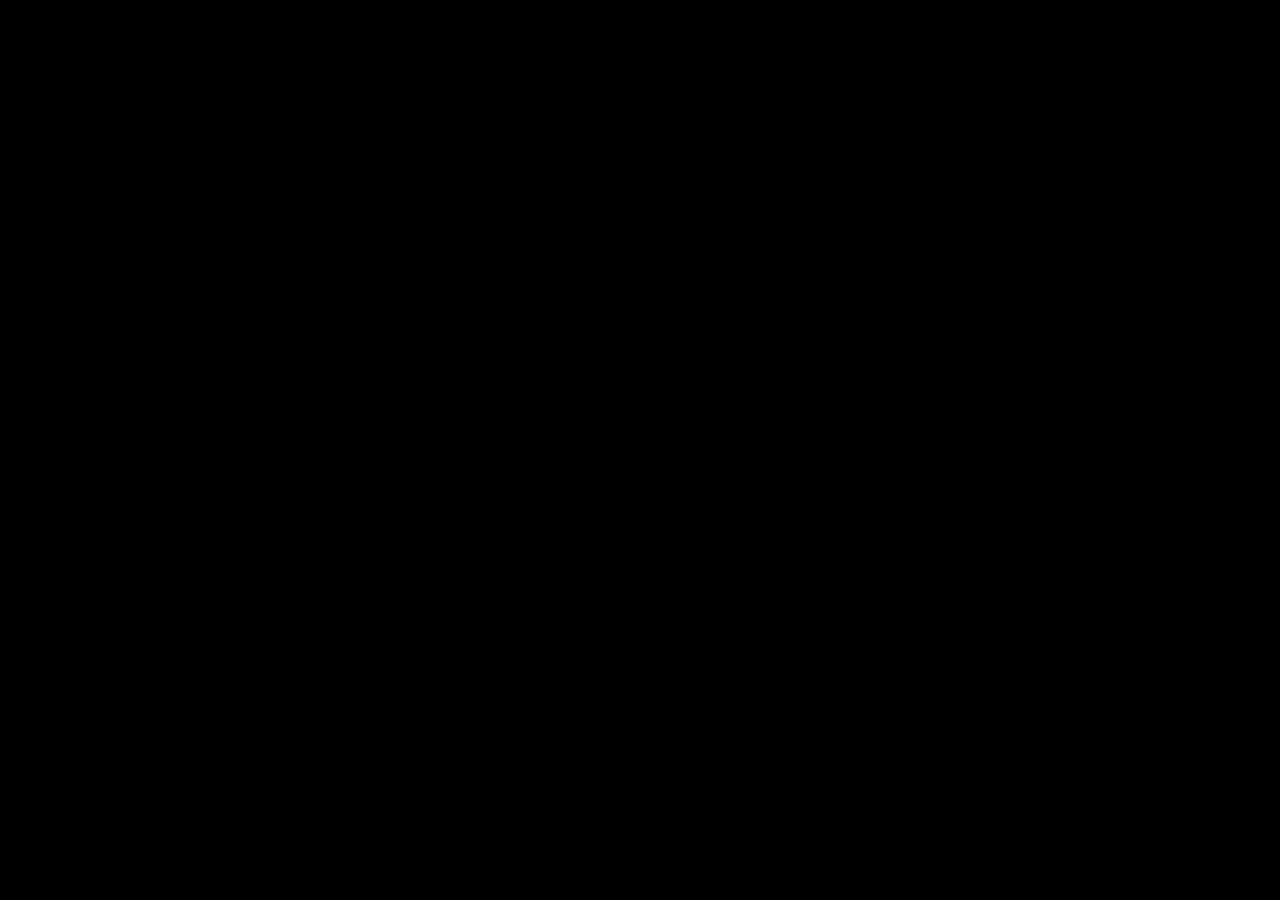
<file: index.html>
<!DOCTYPE html>
<html lang="en">

<head>
    <meta charset="UTF-8" />
    <meta name="viewport" content="width=device-width, initial-scale=1.0" />
    <title>Pepsi replica</title>
    <link rel="stylesheet" href="style.css">
    <link rel="stylesheet" href="start.css">
</head>
<body>
    <div class="container">
        <div class="ring" id="ring"></div>
        <img width="10px" src="logo.png" alt="" class="photo" alt="Sliding Photo">

    </div>
    <div class="logo-container">
        <a href="main.html" target="_blank">
            <img width="20px" src="logo.png" alt="Pepsi Logo" class="pepsi-logo">
        </a>
    </div>

    <script src="src.js"></script>
</body>

</html>
</file>
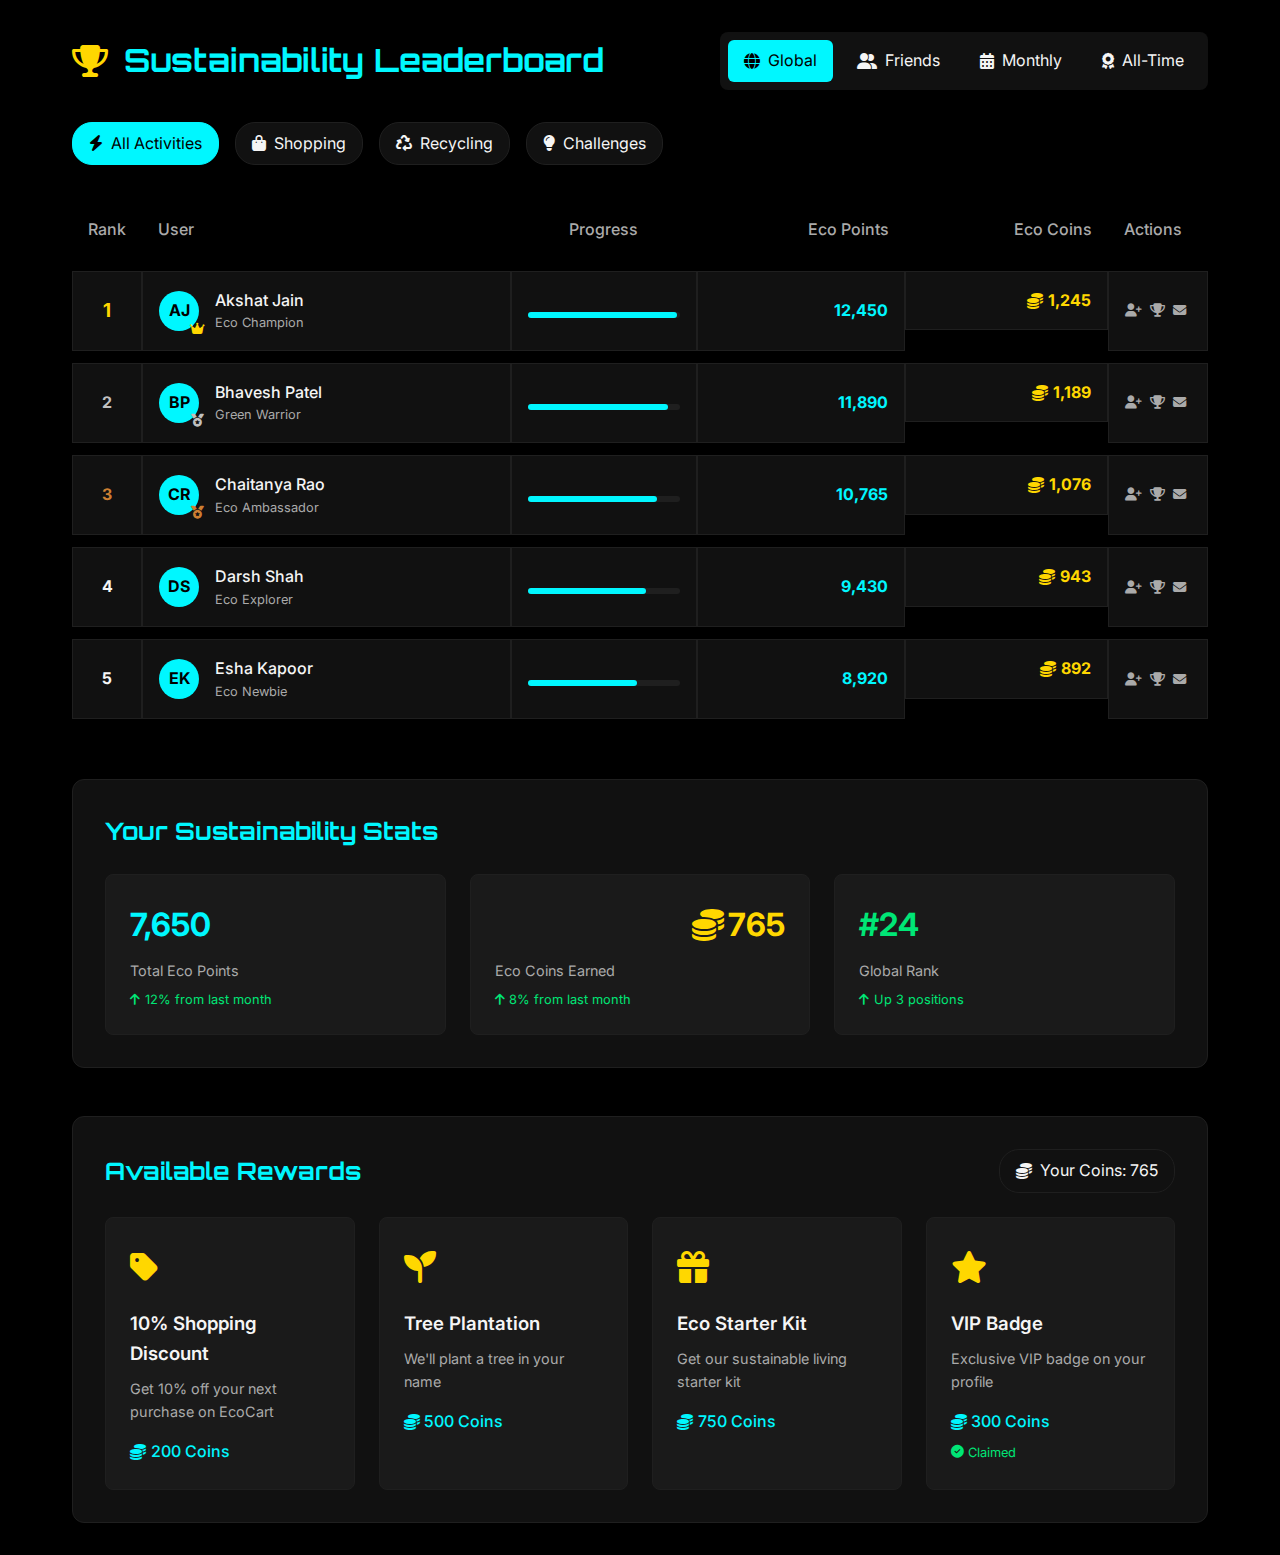
<file: board.html>
<!DOCTYPE html>
<html lang="en">
<head>
  <meta charset="UTF-8">
  <meta name="viewport" content="width=device-width, initial-scale=1.0">
  <title>Leaderboard | EcoCart</title>
  <link rel="icon" href="https://yourdomain.com/favicon.ico" type="image/x-icon">
  <link href="https://fonts.googleapis.com/css2?family=Orbitron:wght@600&family=Inter:wght@300;400;500;600;700&display=swap" rel="stylesheet">
  <link rel="stylesheet" href="https://cdnjs.cloudflare.com/ajax/libs/font-awesome/6.4.0/css/all.min.css">
  <style>
    :root {
      --bg-dark: #000;
      --card-bg: #111;
      --primary: #00f7ff;
      --primary-light: rgba(0, 247, 255, 0.2);
      --secondary: #00a8ff;
      --accent: #ff00aa;
      --text-light: #f5f5f5;
      --text-muted: #aaa;
      --border: #1f1f1f;
      --success: #00e676;
      --warning: #ff9100;
      --danger: #ff3d71;
      --coin-gold: #FFD700;
      --coin-silver: #C0C0C0;
      --coin-bronze: #CD7F32;
    }

    * {
      margin: 0;
      padding: 0;
      box-sizing: border-box;
    }

    body {
      font-family: 'Inter', sans-serif;
      background: var(--bg-dark);
      color: var(--text-light);
      line-height: 1.6;
    }

    .container {
      max-width: 1200px;
      margin: 0 auto;
      padding: 0 2rem;
    }

    header {
      display: flex;
      justify-content: space-between;
      align-items: center;
      padding: 1.5rem 0;
      border-bottom: 1px solid var(--border);
    }

    .logo {
      font-family: 'Orbitron', sans-serif;
      font-size: 1.8rem;
      color: var(--primary);
      display: flex;
      align-items: center;
      gap: 0.5rem;
    }

    .logo i {
      color: var(--success);
    }

    nav {
      display: flex;
      gap: 1.5rem;
    }

    nav a {
      color: var(--text-light);
      text-decoration: none;
      font-weight: 500;
      display: flex;
      align-items: center;
      gap: 0.3rem;
      transition: color 0.3s;
    }

    nav a:hover, nav a.active {
      color: var(--primary);
    }

    .user-profile {
      display: flex;
      align-items: center;
      gap: 1rem;
    }

    .user-avatar {
      width: 40px;
      height: 40px;
      border-radius: 50%;
      background: var(--primary-light);
      display: flex;
      align-items: center;
      justify-content: center;
      cursor: pointer;
      position: relative;
    }

    .user-avatar img {
      width: 100%;
      height: 100%;
      border-radius: 50%;
      object-fit: cover;
    }

    .user-badge {
      position: absolute;
      bottom: -5px;
      right: -5px;
      background: var(--accent);
      color: white;
      width: 20px;
      height: 20px;
      border-radius: 50%;
      display: flex;
      align-items: center;
      justify-content: center;
      font-size: 0.7rem;
      font-weight: bold;
    }

    .leaderboard-container {
      margin: 2rem auto;
    }

    .leaderboard-header {
      display: flex;
      justify-content: space-between;
      align-items: center;
      margin-bottom: 2rem;
    }

    .leaderboard-title {
      font-size: 2rem;
      color: var(--primary);
      font-family: 'Orbitron', sans-serif;
      display: flex;
      align-items: center;
      gap: 1rem;
    }

    .leaderboard-title i {
      color: var(--coin-gold);
    }

    .leaderboard-tabs {
      display: flex;
      gap: 0.5rem;
      background: var(--card-bg);
      border-radius: 8px;
      padding: 0.5rem;
    }

    .leaderboard-tab {
      padding: 0.5rem 1rem;
      border-radius: 6px;
      cursor: pointer;
      transition: all 0.3s;
      display: flex;
      align-items: center;
      gap: 0.5rem;
    }

    .leaderboard-tab:hover {
      background: var(--primary-light);
    }

    .leaderboard-tab.active {
      background: var(--primary);
      color: #000;
    }

    .leaderboard-filters {
      display: flex;
      gap: 1rem;
      margin-bottom: 1.5rem;
    }

    .filter-btn {
      padding: 0.5rem 1rem;
      border-radius: 20px;
      background: var(--card-bg);
      border: 1px solid var(--border);
      color: var(--text-light);
      cursor: pointer;
      display: flex;
      align-items: center;
      gap: 0.5rem;
      transition: all 0.3s;
    }

    .filter-btn:hover {
      border-color: var(--primary);
    }

    .filter-btn.active {
      background: var(--primary);
      color: #000;
      border-color: var(--primary);
    }

    .leaderboard-table {
      width: 100%;
      border-collapse: separate;
      border-spacing: 0 0.8rem;
    }

    .leaderboard-table th {
      text-align: left;
      padding: 1rem;
      color: var(--text-muted);
      font-weight: 500;
    }

    .leaderboard-table td {
      padding: 1rem;
      background: var(--card-bg);
      border: 1px solid var(--border);
      transition: transform 0.3s;
    }

    .leaderboard-table tr:hover td {
      transform: translateY(-2px);
      box-shadow: 0 5px 15px rgba(0, 247, 255, 0.1);
    }

    .leaderboard-rank {
      font-weight: 700;
      width: 50px;
      text-align: center;
    }

    .rank-1 .leaderboard-rank {
      color: var(--coin-gold);
      font-size: 1.2rem;
    }

    .rank-2 .leaderboard-rank {
      color: var(--coin-silver);
    }

    .rank-3 .leaderboard-rank {
      color: var(--coin-bronze);
    }

    .leaderboard-user {
      display: flex;
      align-items: center;
      gap: 1rem;
    }

    .leaderboard-avatar {
      width: 40px;
      height: 40px;
      border-radius: 50%;
      background: var(--primary);
      display: flex;
      align-items: center;
      justify-content: center;
      color: #000;
      font-weight: 700;
      position: relative;
    }

    .leaderboard-badge {
      position: absolute;
      bottom: -5px;
      right: -5px;
      font-size: 0.8rem;
    }

    .badge-gold {
      color: var(--coin-gold);
    }

    .badge-silver {
      color: var(--coin-silver);
    }

    .badge-bronze {
      color: var(--coin-bronze);
    }

    .user-info {
      display: flex;
      flex-direction: column;
    }

    .user-name {
      font-weight: 500;
    }

    .user-title {
      font-size: 0.8rem;
      color: var(--text-muted);
    }

    .leaderboard-score {
      font-weight: 700;
      text-align: right;
    }

    .eco-points {
      color: var(--primary);
    }

    .eco-coins {
      color: var(--coin-gold);
      display: flex;
      align-items: center;
      gap: 0.3rem;
      justify-content: flex-end;
    }

    .progress-container {
      width: 100%;
      height: 6px;
      background: var(--border);
      border-radius: 3px;
      margin-top: 0.5rem;
    }

    .progress-bar {
      height: 100%;
      border-radius: 3px;
      background: var(--primary);
    }

    .actions {
      display: flex;
      gap: 0.5rem;
    }

    .action-btn {
      background: none;
      border: none;
      color: var(--text-muted);
      cursor: pointer;
      transition: color 0.3s;
    }

    .action-btn:hover {
      color: var(--primary);
    }

    .rewards-section {
      margin-top: 3rem;
      background: var(--card-bg);
      border-radius: 12px;
      padding: 2rem;
      border: 1px solid var(--border);
    }

    .rewards-header {
      display: flex;
      justify-content: space-between;
      align-items: center;
      margin-bottom: 1.5rem;
    }

    .rewards-title {
      font-size: 1.5rem;
      color: var(--primary);
      font-family: 'Orbitron', sans-serif;
    }

    .rewards-grid {
      display: grid;
      grid-template-columns: repeat(auto-fill, minmax(200px, 1fr));
      gap: 1.5rem;
    }

    .reward-card {
      background: #1a1a1a;
      border-radius: 8px;
      padding: 1.5rem;
      border: 1px solid var(--border);
      transition: all 0.3s;
      cursor: pointer;
    }

    .reward-card:hover {
      transform: translateY(-5px);
      box-shadow: 0 10px 20px rgba(0, 247, 255, 0.1);
      border-color: var(--primary);
    }

    .reward-icon {
      font-size: 2rem;
      margin-bottom: 1rem;
      color: var(--coin-gold);
    }

    .reward-title {
      font-weight: 600;
      margin-bottom: 0.5rem;
    }

    .reward-desc {
      font-size: 0.9rem;
      color: var(--text-muted);
      margin-bottom: 1rem;
    }

    .reward-points {
      display: flex;
      align-items: center;
      gap: 0.3rem;
      color: var(--primary);
      font-weight: 500;
    }

    .reward-claimed {
      color: var(--success);
      font-size: 0.8rem;
      margin-top: 0.5rem;
      display: flex;
      align-items: center;
      gap: 0.3rem;
    }

    .your-stats {
      margin-top: 3rem;
      background: var(--card-bg);
      border-radius: 12px;
      padding: 2rem;
      border: 1px solid var(--border);
    }

    .stats-header {
      margin-bottom: 1.5rem;
    }

    .stats-title {
      font-size: 1.5rem;
      color: var(--primary);
      font-family: 'Orbitron', sans-serif;
    }

    .stats-grid {
      display: grid;
      grid-template-columns: repeat(3, 1fr);
      gap: 1.5rem;
    }

    .stat-card {
      background: #1a1a1a;
      border-radius: 8px;
      padding: 1.5rem;
      border: 1px solid var(--border);
    }

    .stat-value {
      font-size: 2rem;
      font-weight: 700;
      margin-bottom: 0.5rem;
    }

    .stat-label {
      font-size: 0.9rem;
      color: var(--text-muted);
    }

    .stat-change {
      font-size: 0.8rem;
      margin-top: 0.5rem;
      display: flex;
      align-items: center;
      gap: 0.3rem;
    }

    .change-up {
      color: var(--success);
    }

    .change-down {
      color: var(--danger);
    }

    @media (max-width: 768px) {
      header {
        flex-direction: column;
        gap: 1rem;
        padding-bottom: 1rem;
      }

      .leaderboard-header {
        flex-direction: column;
        align-items: flex-start;
        gap: 1rem;
      }
      
      .leaderboard-tabs {
        width: 100%;
        overflow-x: auto;
        padding-bottom: 0.5rem;
      }

      .leaderboard-filters {
        overflow-x: auto;
        padding-bottom: 0.5rem;
      }

      .stats-grid {
        grid-template-columns: 1fr;
      }
    }
  </style>
</head>
<body>
  <div class="container">

    <div class="leaderboard-container">
      <div class="leaderboard-header">
        <h1 class="leaderboard-title">
          <i class="fas fa-trophy"></i>
          Sustainability Leaderboard
        </h1>
        <div class="leaderboard-tabs">
          <div class="leaderboard-tab active">
            <i class="fas fa-globe"></i>
            Global
          </div>
          <div class="leaderboard-tab">
            <i class="fas fa-user-friends"></i>
            Friends
          </div>
          <div class="leaderboard-tab">
            <i class="fas fa-calendar-alt"></i>
            Monthly
          </div>
          <div class="leaderboard-tab">
            <i class="fas fa-award"></i>
            All-Time
          </div>
        </div>
      </div>

      <div class="leaderboard-filters">
        <div class="filter-btn active">
          <i class="fas fa-bolt"></i>
          All Activities
        </div>
        <div class="filter-btn">
          <i class="fas fa-shopping-bag"></i>
          Shopping
        </div>
        <div class="filter-btn">
          <i class="fas fa-recycle"></i>
          Recycling
        </div>
        <div class="filter-btn">
          <i class="fas fa-lightbulb"></i>
          Challenges
        </div>
      </div>

      <table class="leaderboard-table">
        <thead>
          <tr>
            <th style="width: 60px;">Rank</th>
            <th>User</th>
            <th style="text-align: center;">Progress</th>
            <th style="text-align: right;">Eco Points</th>
            <th style="text-align: right;">Eco Coins</th>
            <th style="width: 100px;">Actions</th>
          </tr>
        </thead>
        <tbody>
          <tr class="rank-1">
            <td class="leaderboard-rank">1</td>
            <td>
              <div class="leaderboard-user">
                <div class="leaderboard-avatar">
                  AJ
                  <i class="fas fa-crown leaderboard-badge badge-gold"></i>
                </div>
                <div class="user-info">
                  <span class="user-name">Akshat Jain</span>
                  <span class="user-title">Eco Champion</span>
                </div>
              </div>
            </td>
            <td>
              <div class="progress-container">
                <div class="progress-bar" style="width: 98%"></div>
              </div>
            </td>
            <td class="leaderboard-score eco-points">12,450</td>
            <td class="leaderboard-score eco-coins">
              <i class="fas fa-coins"></i>
              1,245
            </td>
            <td>
              <div class="actions">
                <button class="action-btn" title="Follow">
                  <i class="fas fa-user-plus"></i>
                </button>
                <button class="action-btn" title="Challenge">
                  <i class="fas fa-trophy"></i>
                </button>
                <button class="action-btn" title="Message">
                  <i class="fas fa-envelope"></i>
                </button>
              </div>
            </td>
          </tr>
          <tr class="rank-2">
            <td class="leaderboard-rank">2</td>
            <td>
              <div class="leaderboard-user">
                <div class="leaderboard-avatar">
                  BP
                  <i class="fas fa-medal leaderboard-badge badge-silver"></i>
                </div>
                <div class="user-info">
                  <span class="user-name">Bhavesh Patel</span>
                  <span class="user-title">Green Warrior</span>
                </div>
              </div>
            </td>
            <td>
              <div class="progress-container">
                <div class="progress-bar" style="width: 92%"></div>
              </div>
            </td>
            <td class="leaderboard-score eco-points">11,890</td>
            <td class="leaderboard-score eco-coins">
              <i class="fas fa-coins"></i>
              1,189
            </td>
            <td>
              <div class="actions">
                <button class="action-btn" title="Follow">
                  <i class="fas fa-user-plus"></i>
                </button>
                <button class="action-btn" title="Challenge">
                  <i class="fas fa-trophy"></i>
                </button>
                <button class="action-btn" title="Message">
                  <i class="fas fa-envelope"></i>
                </button>
              </div>
            </td>
          </tr>
          <tr class="rank-3">
            <td class="leaderboard-rank">3</td>
            <td>
              <div class="leaderboard-user">
                <div class="leaderboard-avatar">
                  CR
                  <i class="fas fa-medal leaderboard-badge badge-bronze"></i>
                </div>
                <div class="user-info">
                  <span class="user-name">Chaitanya Rao</span>
                  <span class="user-title">Eco Ambassador</span>
                </div>
              </div>
            </td>
            <td>
              <div class="progress-container">
                <div class="progress-bar" style="width: 85%"></div>
              </div>
            </td>
            <td class="leaderboard-score eco-points">10,765</td>
            <td class="leaderboard-score eco-coins">
              <i class="fas fa-coins"></i>
              1,076
            </td>
            <td>
              <div class="actions">
                <button class="action-btn" title="Follow">
                  <i class="fas fa-user-plus"></i>
                </button>
                <button class="action-btn" title="Challenge">
                  <i class="fas fa-trophy"></i>
                </button>
                <button class="action-btn" title="Message">
                  <i class="fas fa-envelope"></i>
                </button>
              </div>
            </td>
          </tr>
          <tr>
            <td class="leaderboard-rank">4</td>
            <td>
              <div class="leaderboard-user">
                <div class="leaderboard-avatar">DS</div>
                <div class="user-info">
                  <span class="user-name">Darsh Shah</span>
                  <span class="user-title">Eco Explorer</span>
                </div>
              </div>
            </td>
            <td>
              <div class="progress-container">
                <div class="progress-bar" style="width: 78%"></div>
              </div>
            </td>
            <td class="leaderboard-score eco-points">9,430</td>
            <td class="leaderboard-score eco-coins">
              <i class="fas fa-coins"></i>
              943
            </td>
            <td>
              <div class="actions">
                <button class="action-btn" title="Follow">
                  <i class="fas fa-user-plus"></i>
                </button>
                <button class="action-btn" title="Challenge">
                  <i class="fas fa-trophy"></i>
                </button>
                <button class="action-btn" title="Message">
                  <i class="fas fa-envelope"></i>
                </button>
              </div>
            </td>
          </tr>
          <tr>
            <td class="leaderboard-rank">5</td>
            <td>
              <div class="leaderboard-user">
                <div class="leaderboard-avatar">EK</div>
                <div class="user-info">
                  <span class="user-name">Esha Kapoor</span>
                  <span class="user-title">Eco Newbie</span>
                </div>
              </div>
            </td>
            <td>
              <div class="progress-container">
                <div class="progress-bar" style="width: 72%"></div>
              </div>
            </td>
            <td class="leaderboard-score eco-points">8,920</td>
            <td class="leaderboard-score eco-coins">
              <i class="fas fa-coins"></i>
              892
            </td>
            <td>
              <div class="actions">
                <button class="action-btn" title="Follow">
                  <i class="fas fa-user-plus"></i>
                </button>
                <button class="action-btn" title="Challenge">
                  <i class="fas fa-trophy"></i>
                </button>
                <button class="action-btn" title="Message">
                  <i class="fas fa-envelope"></i>
                </button>
              </div>
            </td>
          </tr>
        </tbody>
      </table>

      <div class="your-stats">
        <div class="stats-header">
          <h2 class="stats-title">Your Sustainability Stats</h2>
        </div>
        <div class="stats-grid">
          <div class="stat-card">
            <div class="stat-value eco-points">7,650</div>
            <div class="stat-label">Total Eco Points</div>
            <div class="stat-change change-up">
              <i class="fas fa-arrow-up"></i>
              12% from last month
            </div>
          </div>
          <div class="stat-card">
            <div class="stat-value eco-coins">
              <i class="fas fa-coins"></i>
              765
            </div>
            <div class="stat-label">Eco Coins Earned</div>
            <div class="stat-change change-up">
              <i class="fas fa-arrow-up"></i>
              8% from last month
            </div>
          </div>
          <div class="stat-card">
            <div class="stat-value" style="color: var(--success);">#24</div>
            <div class="stat-label">Global Rank</div>
            <div class="stat-change change-up">
              <i class="fas fa-arrow-up"></i>
              Up 3 positions
            </div>
          </div>
        </div>
      </div>

      <div class="rewards-section">
        <div class="rewards-header">
          <h2 class="rewards-title">Available Rewards</h2>
          <div class="filter-btn">
            <i class="fas fa-coins"></i>
            Your Coins: 765
          </div>
        </div>
        <div class="rewards-grid">
          <div class="reward-card">
            <div class="reward-icon">
              <i class="fas fa-tag"></i>
            </div>
            <h3 class="reward-title">10% Shopping Discount</h3>
            <p class="reward-desc">Get 10% off your next purchase on EcoCart</p>
            <div class="reward-points">
              <i class="fas fa-coins"></i>
              200 Coins
            </div>
          </div>
          <div class="reward-card">
            <div class="reward-icon">
              <i class="fas fa-seedling"></i>
            </div>
            <h3 class="reward-title">Tree Plantation</h3>
            <p class="reward-desc">We'll plant a tree in your name</p>
            <div class="reward-points">
              <i class="fas fa-coins"></i>
              500 Coins
            </div>
          </div>
          <div class="reward-card">
            <div class="reward-icon">
              <i class="fas fa-gift"></i>
            </div>
            <h3 class="reward-title">Eco Starter Kit</h3>
            <p class="reward-desc">Get our sustainable living starter kit</p>
            <div class="reward-points">
              <i class="fas fa-coins"></i>
              750 Coins
            </div>
          </div>
          <div class="reward-card">
            <div class="reward-icon">
              <i class="fas fa-star"></i>
            </div>
            <h3 class="reward-title">VIP Badge</h3>
            <p class="reward-desc">Exclusive VIP badge on your profile</p>
            <div class="reward-points">
              <i class="fas fa-coins"></i>
              300 Coins
            </div>
            <div class="reward-claimed">
              <i class="fas fa-check-circle"></i>
              Claimed
            </div>
          </div>
        </div>
      </div>
    </div>
  </div>

  <script>
    document.addEventListener('DOMContentLoaded', function() {
      // Tab switching
      const tabs = document.querySelectorAll('.leaderboard-tab');
      tabs.forEach(tab => {
        tab.addEventListener('click', function() {
          tabs.forEach(t => t.classList.remove('active'));
          this.classList.add('active');
        });
      });

      // Filter buttons
      const filterBtns = document.querySelectorAll('.filter-btn');
      filterBtns.forEach(btn => {
        btn.addEventListener('click', function() {
          if (!this.classList.contains('active')) {
            filterBtns.forEach(b => b.classList.remove('active'));
            this.classList.add('active');
          }
        });
      });

      // Reward cards hover effect
      const rewardCards = document.querySelectorAll('.reward-card');
      rewardCards.forEach(card => {
        card.addEventListener('mouseenter', function() {
          const icon = this.querySelector('.reward-icon i');
          icon.style.transform = 'scale(1.1)';
          icon.style.transition = 'transform 0.3s';
        });
        
        card.addEventListener('mouseleave', function() {
          const icon = this.querySelector('.reward-icon i');
          icon.style.transform = 'scale(1)';
        });
      });

      // Action buttons
      const actionBtns = document.querySelectorAll('.action-btn');
      actionBtns.forEach(btn => {
        btn.addEventListener('click', function(e) {
          e.stopPropagation();
          const icon = this.querySelector('i');
          icon.style.transform = 'scale(1.3)';
          setTimeout(() => {
            icon.style.transform = 'scale(1)';
          }, 300);
          
          // Here you would add actual functionality
          console.log('Action:', this.title);
        });
      });
    });
  </script>
</body>
</html>
</file>
<file: style.css>
body {
  margin: 0;
  height: 100vh;
  display: flex;
  align-items: center;
  justify-content: center;
  overflow: hidden;
  background-color: black;
}

.container {
  position: relative;
}

.photo {
  background-color: black;
  width: 300px;
  height: auto;
  border: 2px solid transparent;
  transform: translateX(100vw);
  animation: slideInCenter 2s ease-out forwards;
  transition: transform 0.3s ease, opacity 0.3s ease;
  z-index: 2;
  position: relative;
}

.photo:hover {
  transform: scale(1.1);
  opacity: 0.6;
}

@keyframes slideInCenter {
  to {
    transform: translateX(0);
  }
}

.ring {
  position: absolute;
  top: 50%;
  left: 50%;
  transform: translate(-50%, -50%);
  width: 450px;
  height: 450px;
  border: 4px solid #004b93;

  border-radius: 50%;
  box-shadow:
    0 0 10px #e32934,
    0 0 20px #004b93,
    0 0 40px #fff,
    0 0 80px #004b93;
  opacity: 0;
  transition: opacity 1s ease;
  z-index: 1;
}


.show-ring {
  opacity: 1;
  animation: glow 2s ease-in-out infinite alternate;
}

@keyframes glow {
  from {
    box-shadow:
      0 0 10px #e32934 0 0 20px #ffffff,
      0 0 40px #e32934 0 0 80px #e32934
  }

  to {
    box-shadow:
      0 0 20px #e32934 0 0 40px #e32934,
      0 0 80px #fff 0 0 120px rgb(255, 255, 255);
  }
}
</file>
<file: start.css>
body {
  margin: 0;
  height: 100vh;
  background-color: #000;
  overflow: hidden;
}

.logo-container {
  position: fixed;
  bottom: 20px;
  right: 20px;
  opacity: 0;
  animation-name: fadeIn, zoomPulse;
  animation-duration: 1s, 3s;
  animation-delay: 3s, 4s;
  animation-fill-mode: forwards;
  animation-iteration-count: 1, infinite;
  animation-timing-function: ease-in, ease-in-out;
}

.pepsi-logo {
  width: 200px;
  height: auto;
  animation: rotateLogo 10s linear infinite, glow 2s ease infinite alternate;
  cursor: pointer;
}

@keyframes fadeIn {
  from {
    opacity: 0;
  }

  to {
    opacity: 1;
  }
}

@keyframes rotateLogo {
  0% {
    transform: rotate(0deg);
  }

  100% {
    transform: rotate(360deg);
  }
}

@keyframes zoomPulse {

  0%,
  100% {
    transform: scale(1);
  }

  50% {
    transform: scale(1.05);
  }
}
/* Responsive Styling for Mobile */
@media (max-width: 768px) {

  body {
    height: 100vh;
    padding: 0;
    overflow: hidden;
  }

  .photo {
    width: 180px; /* smaller logo */
    transform: translateX(100vw);
    animation: slideInCenter 2s ease-out forwards;
  }

  .ring {
    width: 250px;
    height: 250px;
    border: 2px solid #004b93;
    box-shadow:
      0 0 6px #e32934,
      0 0 12px #004b93,
      0 0 24px #fff,
      0 0 48px #004b93;
  }

  .logo-container {
    bottom: 10px;
    right: 10px;
  }

  .pepsi-logo {
    width: 160px;
    animation: rotateLogo 8s linear infinite, glow 1.5s ease infinite alternate;
  }
}
</file>
